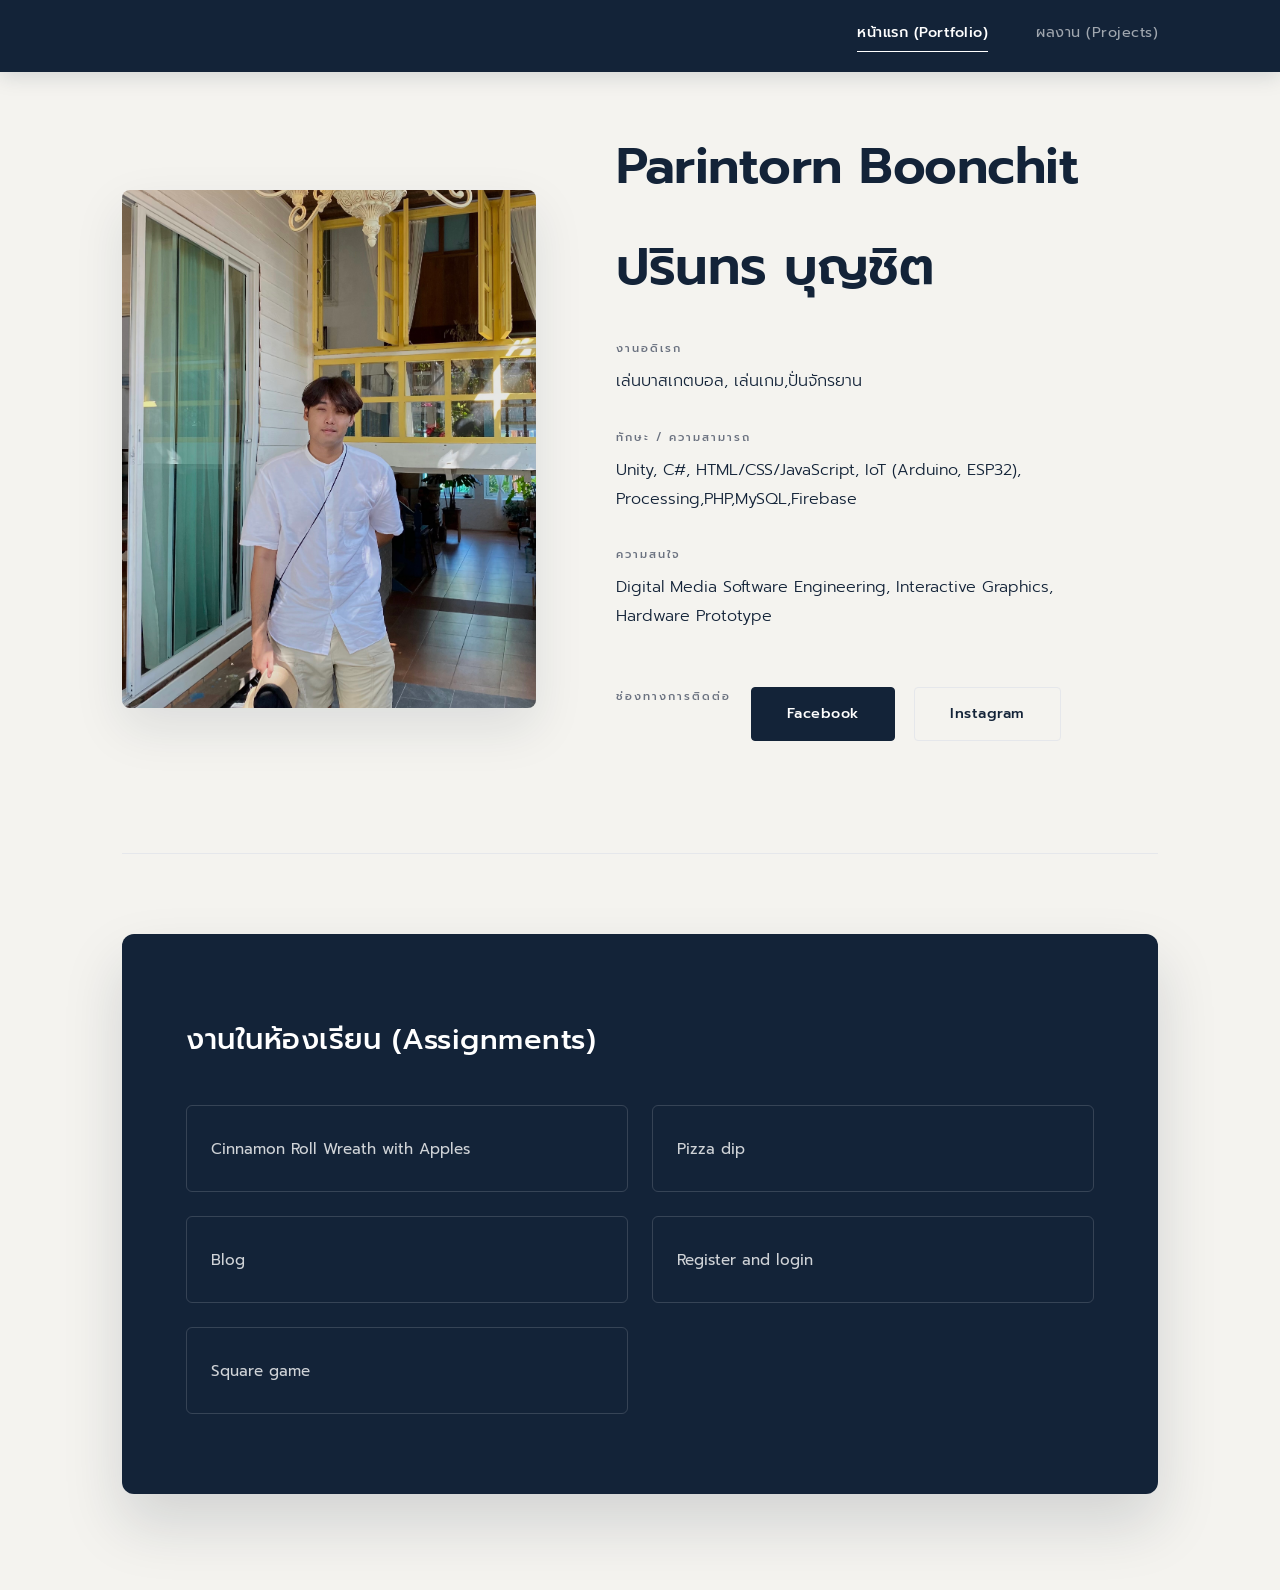
<file: index.html>
<!DOCTYPE html>
<html lang="th">
<head>
    <meta charset="UTF-8">
    <meta name="viewport" content="width=device-width, initial-scale=1.0">
    <title>Portfolio - ปรินทร บุญชิต</title>
    <link rel="stylesheet" href="style.css">
</head>
<body>
    <nav class="navbar">
        <div class="nav-container">
            <a href="index.html" class="nav-link active">หน้าแรก (Portfolio)</a>
            <a href="project.html" class="nav-link">ผลงาน (Projects)</a>
        </div>
    </nav>

    <main class="container">
        <section class="profile-section card">
            <div class="profile-image-container">
                <img src="Parin_Photo.jpg" alt="รูปโปรไฟล์" class="profile-img">
            </div>
            <div class="profile-info">
                <h1>Parintorn Boonchit</h1>
                <h1>ปรินทร บุญชิต</h1>
                
                <div class="info-group">
                    <h3>งานอดิเรก</h3>
                    <p>เล่นบาสเกตบอล, เล่นเกม,ปั่นจักรยาน</p>
                </div>

                <div class="info-group">
                    <h3>ทักษะ / ความสามารถ</h3>
                    <p>Unity, C#, HTML/CSS/JavaScript, IoT (Arduino, ESP32), Processing,PHP,MySQL,Firebase</p>
                </div>

                <div class="info-group">
                    <h3>ความสนใจ</h3>
                    <p>Digital Media Software Engineering, Interactive Graphics, Hardware Prototype</p>
                </div>

                <div class="info-group social-links">
                    <h3>ช่องทางการติดต่อ</h3>
                    <a href="https://www.facebook.com/mindparin" target="_blank" class="btn">Facebook</a>
                    <a href="https://www.instagram.com/mind_parin13/" target="_blank" class="btn btn-outline">Instagram</a>
                </div>
            </div>
        </section>

        <section class="assignments-section card">
            <h2>งานในห้องเรียน (Assignments)</h2>
            <ul class="assignment-list">
                <li><a href="assignments/cinnamon-wreath/cinnamon.html" target="_blank" >Cinnamon Roll Wreath with Apples</a></li>
                <li><a href="assignments/pizza/pizza.html" target="_blank">Pizza dip</a></li>
                <li><a href="assignments/Blog/blog.html" target="_blank">Blog</a></li>
                <li><a href="assignments/login_register/register.html" target="_blank">Register and login</a></li>
                <li><a href="assignments/game/square-game.html" target="_blank">Square game</a></li>
            </ul>
        </section>
    </main>

    <script src="script.js"></script>
</body>
</html>
</file>
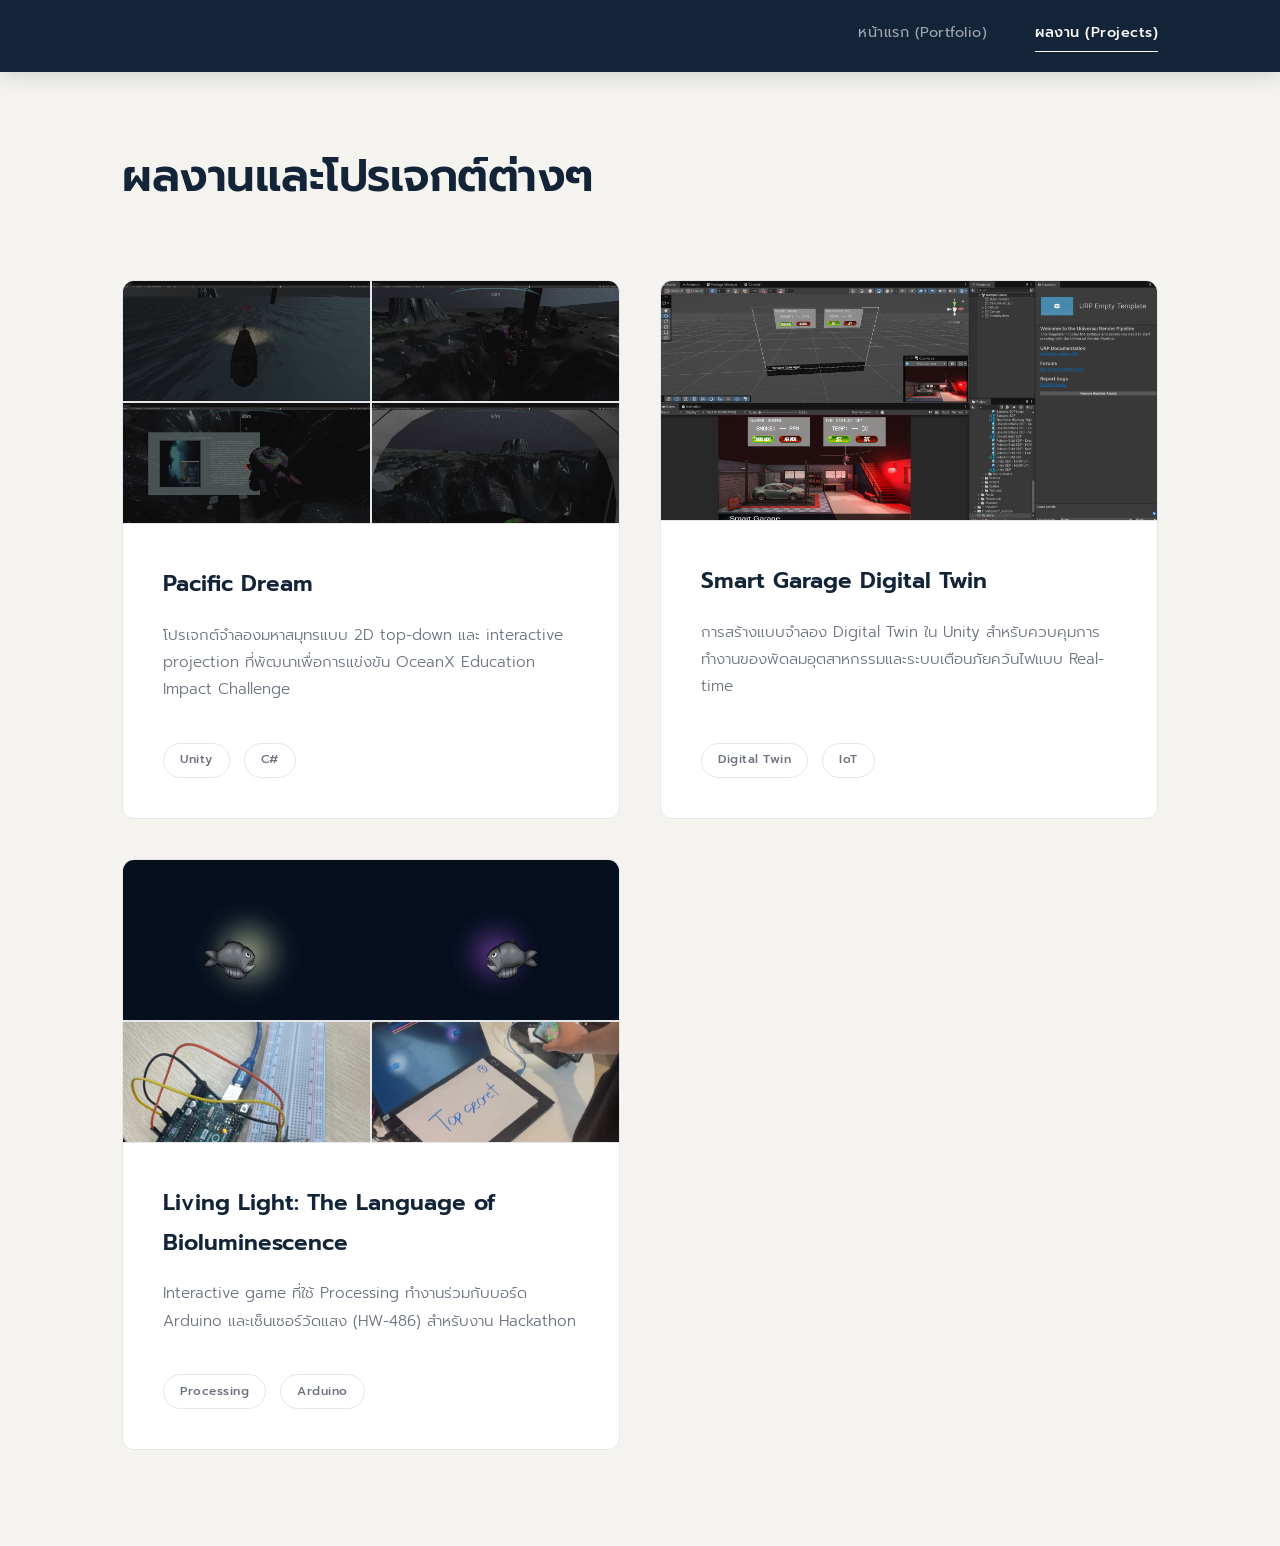
<file: project.html>
<!DOCTYPE html>
<html lang="th">
<head>
    <meta charset="UTF-8">
    <meta name="viewport" content="width=device-width, initial-scale=1.0">
    <title>Projects - ปรินทร บุญชิต</title>
    <!-- เรียกใช้ External CSS -->
    <link rel="stylesheet" href="style.css">
</head>
<body>
    <nav class="navbar">
        <div class="nav-container">
            <a href="index.html" class="nav-link">หน้าแรก (Portfolio)</a>
            <a href="project.html" class="nav-link active">ผลงาน (Projects)</a>
        </div>
    </nav>

    <main class="container">
        <h1 class="page-title">ผลงานและโปรเจกต์ต่างๆ</h1>
        
        <div class="projects-grid">
            <!-- โปรเจกต์ที่ 1: Pacific Dream (มี 4 รูป จัดแบบตาราง) -->
            <article class="project-card card">
                <div class="project-gallery">
                    <div class="gallery-item">
                        <img src="Project(2).png" alt="Pacific Dream Gameplay 1" class="project-img" onclick="openModal(this.src)">
                    </div>
                    <div class="gallery-item">
                        <img src="Project(3).png" alt="Pacific Dream Gameplay 2" class="project-img" onclick="openModal(this.src)">
                    </div>
                    <div class="gallery-item">
                        <img src="Project(4).png" alt="Pacific Dream Info" class="project-img" onclick="openModal(this.src)">
                    </div>
                    <div class="gallery-item">
                        <img src="Project(5).png" alt="Pacific Dream Environment" class="project-img" onclick="openModal(this.src)">
                    </div>
                </div>
                <div class="project-content">
                    <h2>Pacific Dream</h2>
                    <p class="project-desc">โปรเจกต์จำลองมหาสมุทรแบบ 2D top-down และ interactive projection ที่พัฒนาเพื่อการแข่งขัน OceanX Education Impact Challenge</p>
                    <div class="project-tags">
                        <span class="tag">Unity</span>
                        <span class="tag">C#</span>
                    </div>
                </div>
            </article>

            <!-- โปรเจกต์ที่ 2: Smart Garage (รูปเดี่ยว) -->
            <article class="project-card card">
                <div class="project-img-wrapper">
                    <img src="Project(1).png" alt="Smart Garage Digital Twin" class="project-img" onclick="openModal(this.src)">
                </div>
                <div class="project-content">
                    <h2>Smart Garage Digital Twin</h2>
                    <p class="project-desc">การสร้างแบบจำลอง Digital Twin ใน Unity สำหรับควบคุมการทำงานของพัดลมอุตสาหกรรมและระบบเตือนภัยควันไฟแบบ Real-time</p>
                    <div class="project-tags">
                        <span class="tag">Digital Twin</span>
                        <span class="tag">IoT</span>
                    </div>
                </div>
            </article>

            <!-- โปรเจกต์ที่ 3: Living Light (มี 3 รูป) -->
            <article class="project-card card">
                <div class="project-gallery">
                    <!-- รูปที่ 1: หน้าจอเกม (กำหนดให้กว้างเต็ม 2 ช่อง และสูงขึ้นนิดหน่อยเพื่อให้ดูโดดเด่น) -->
                    <div class="gallery-item" style="grid-column: span 2; height: 160px;">
                        <img src="Project(6).jpg" alt="Living Light Gameplay" class="project-img" onclick="openModal(this.src)">
                    </div>
                    <!-- รูปที่ 2 และ 3: บอร์ด Arduino และการทดสอบ (แบ่งคนละครึ่ง) -->
                    <div class="gallery-item">
                        <img src="Project(7).jpg" alt="Arduino Setup" class="project-img" onclick="openModal(this.src)">
                    </div>
                    <div class="gallery-item">
                        <img src="Project(8).jpg" alt="Hardware Testing" class="project-img" onclick="openModal(this.src)">
                    </div>
                </div>
                <div class="project-content">
                    <h2>Living Light: The Language of Bioluminescence</h2>
                    <p class="project-desc">Interactive game ที่ใช้ Processing ทำงานร่วมกับบอร์ด Arduino และเซ็นเซอร์วัดแสง (HW-486) สำหรับงาน Hackathon</p>
                    <div class="project-tags">
                        <span class="tag">Processing</span>
                        <span class="tag">Arduino</span>
                    </div>
                </div>
            </article>
        </div>
    </main>

    <!-- HTML สำหรับกล่องป๊อปอัปโชว์รูปใหญ่ -->
    <div id="imageModal" class="modal" onclick="closeModal()">
        <span class="close-modal">&times;</span>
        <img class="modal-content" id="expandedImg">
    </div>

    <!-- เรียกใช้ External JavaScript -->
    <script src="script.js"></script>
</body>
</html>
</file>
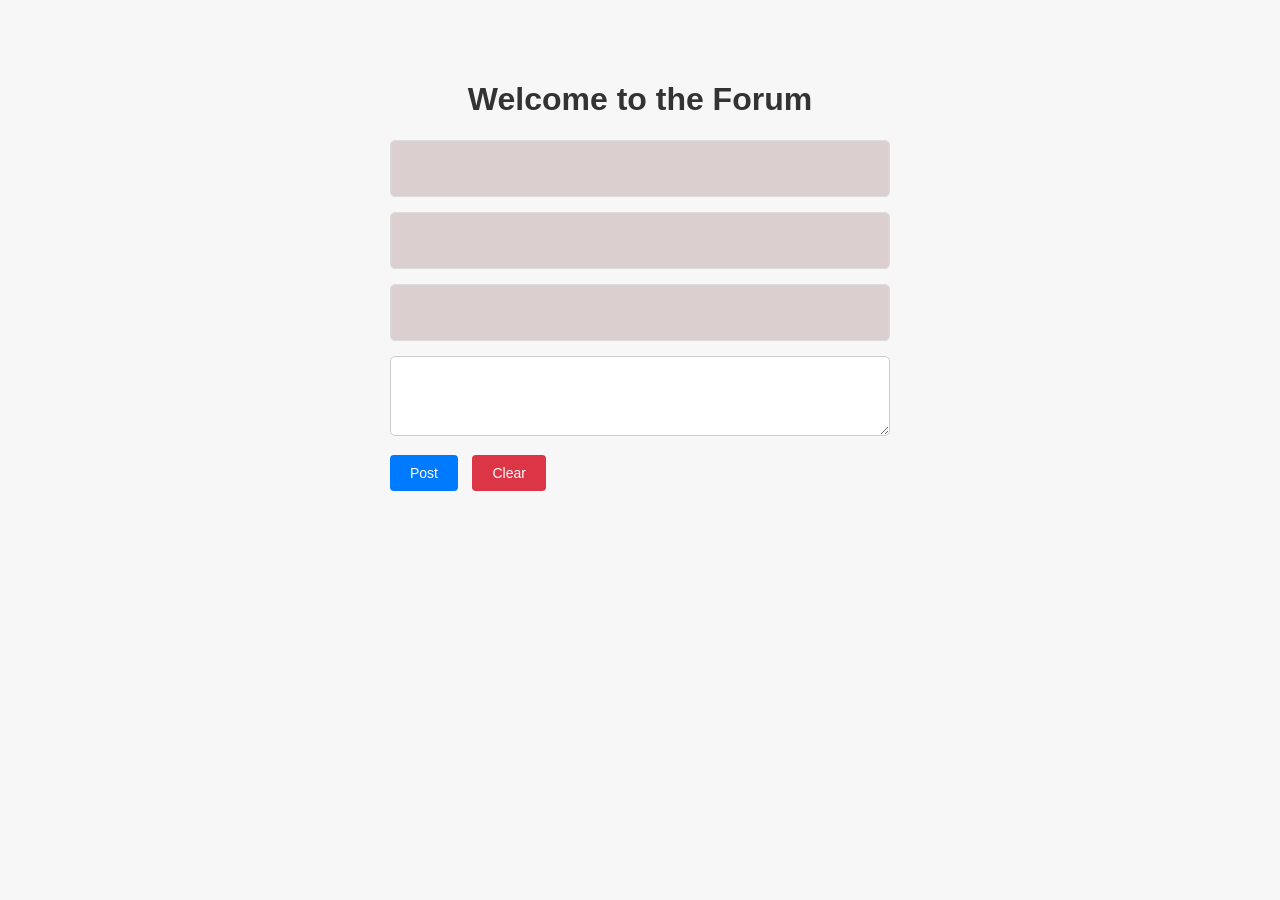
<file: assignments/Blog/blog.html>
<!DOCTYPE html>
<html>
<head>
	<meta charset='utf-8'>
	<meta http-equiv='X-UA-Compatible' content='IE=edge'>
	<title>Blogger</title>
	<meta name='viewport' content='width=device-width, initial-scale=1'>
	<link rel='stylesheet' type='text/css' media='screen' href='style.css'>
	<script src='main.js'></script>
</head>
<body>
	<h1 id="top"></h1>
	<hr>
	<div id="topic"></div>
	<hr>
	<div id="reply1"></div>
	<hr>
	<div id="reply2"></div>
	<hr>
	<textarea name="message" id="message"></textarea> 
	<br/>
	<button type="button">Post</button>
	<button type="button">Clear</button>
	
</body>
</html>
</file>
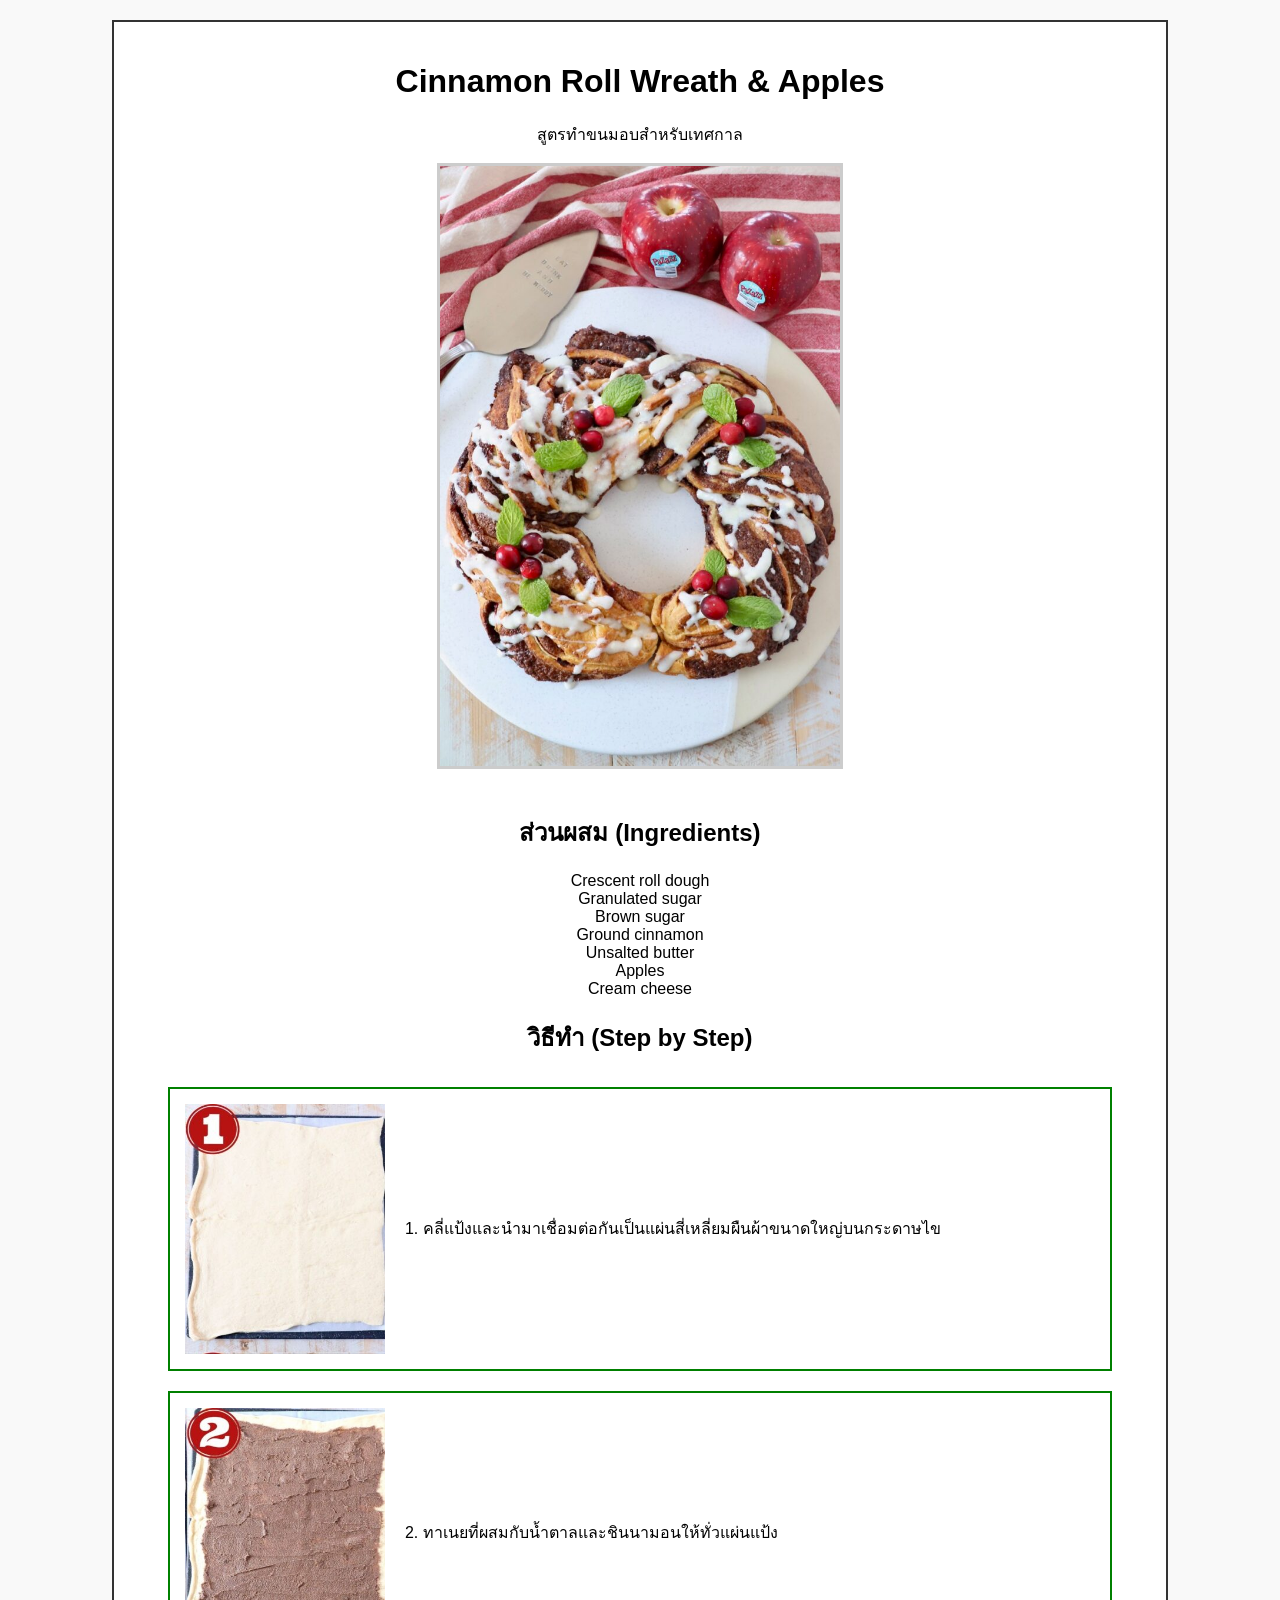
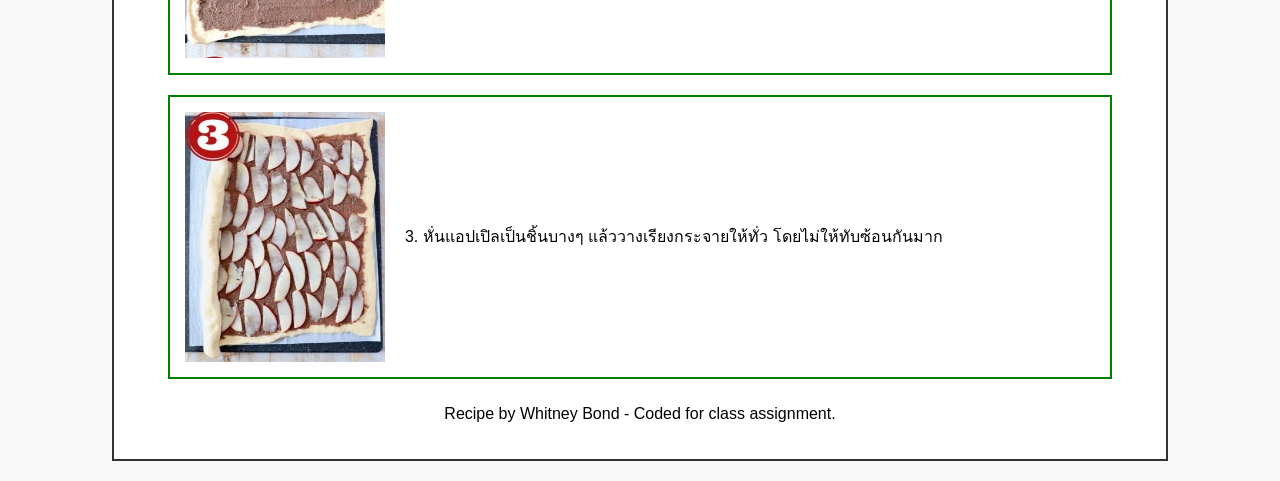
<file: assignments/cinnamon-wreath/cinnamon.html>
<!DOCTYPE html>
<html lang="en">
<head>
    <meta charset="UTF-8">
    <meta name="viewport" content="width=device-width, initial-scale=1.0">
    <title>Cinnamon Roll Wreath with Apples</title>
    <!-- ใช้ External CSS ตามที่โจทย์กำหนด -->
    <link rel="stylesheet" href="style.css">
</head>
<body>

    <div class="container">
        <div class="header">
            <h1>Cinnamon Roll Wreath & Apples</h1>
            <p>สูตรทำขนมอบสำหรับเทศกาล</p>
        </div>

        <!-- การใช้แท็ก Img -->
        <img class="main-image" src="img/hero.jpg" alt="Cinnamon Roll Wreath">

        <h2>ส่วนผสม (Ingredients)</h2>
        <!-- ส่วนนี้ใช้ Flexbox ในการจัดเรียง -->
        <div class="ingredient-box">
            <div class="item">Crescent roll dough</div>
            <div class="item">Granulated sugar</div>
            <div class="item">Brown sugar</div>
            <div class="item">Ground cinnamon</div>
            <div class="item">Unsalted butter</div>
            <div class="item">Apples</div>
            <div class="item">Cream cheese</div>
        </div>

        <h2>วิธีทำ (Step by Step)</h2>
        <!-- ส่วนนี้ใช้ Flexbox เพื่อให้รูปกับข้อความอยู่คู่กัน -->
        <div class="step-container">
            <div class="step">
                <img class="step-img" src="img/step1.jpg" alt="Step 1">
                <p>1. คลี่แป้งและนำมาเชื่อมต่อกันเป็นแผ่นสี่เหลี่ยมผืนผ้าขนาดใหญ่บนกระดาษไข</p>
            </div>
            
            <div class="step">
                <img class="step-img" src="img/step2.jpg" alt="Step 2">
                <p>2. ทาเนยที่ผสมกับน้ำตาลและชินนามอนให้ทั่วแผ่นแป้ง</p>
            </div>
            
            <div class="step">
                <img class="step-img" src="img/step3.jpg" alt="Step 3">
                <p>3. หั่นแอปเปิลเป็นชิ้นบางๆ แล้ววางเรียงกระจายให้ทั่ว โดยไม่ให้ทับซ้อนกันมาก</p>
            </div>
        </div>
        
        <p>Recipe by Whitney Bond - Coded for class assignment.</p>
    </div>

</body>
</html>
</file>
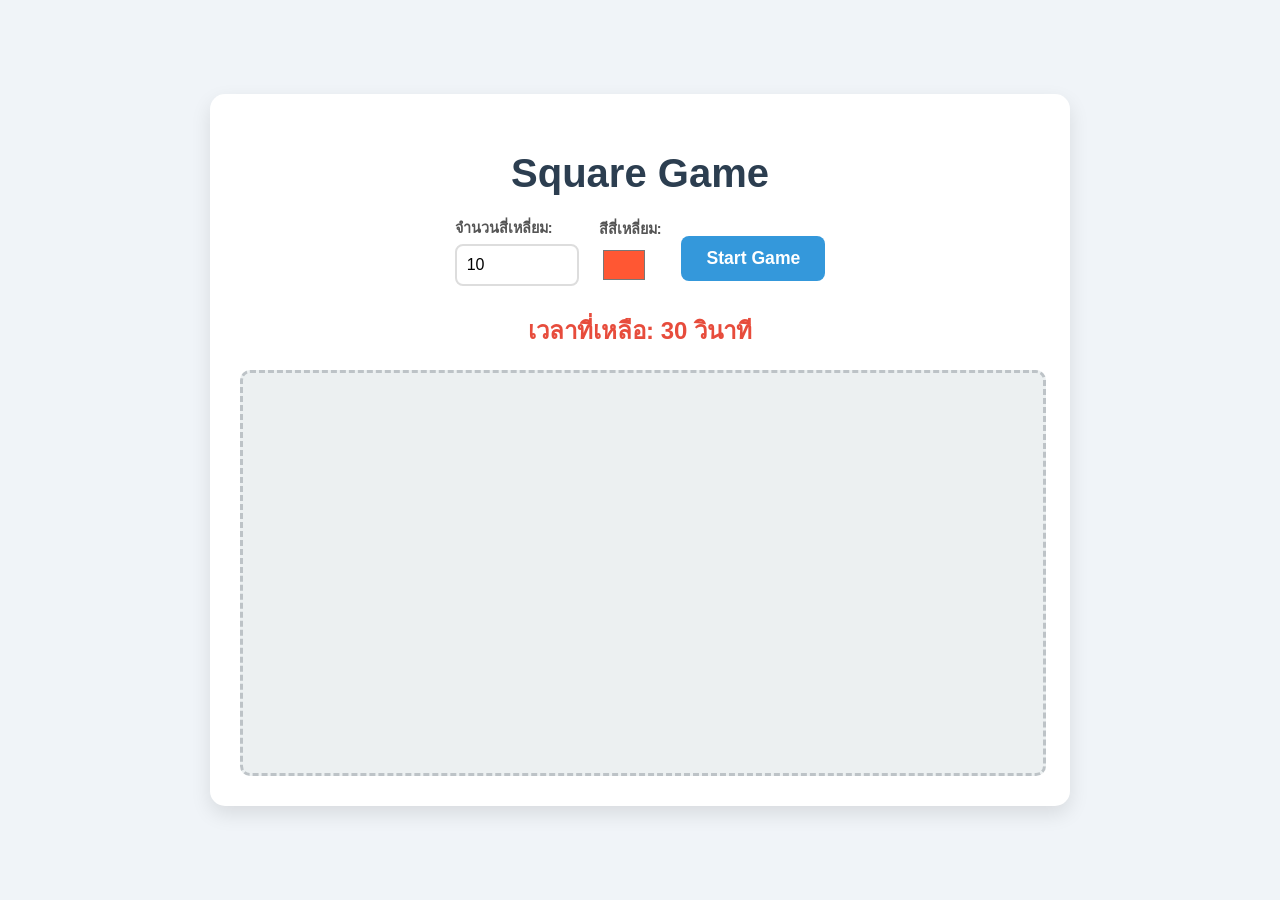
<file: assignments/game/square-game.html>
<!DOCTYPE html>
<html lang="en">
<head>
    <meta charset="UTF-8">
    <meta name="viewport" content="width=device-width, initial-scale=1.0">
    <title>Square Game</title>
    <link rel="stylesheet" href="game.css">
</head>
<body>
    <div class="container">
        <h1>Square Game</h1>
        
        <div class="controls">
            <div class="input-group">
                <label for="num-box">จำนวนสี่เหลี่ยม:</label>
                <input type="number" id="num-box" value="10" min="1">
            </div>
            
            <div class="input-group">
                <label for="color-box">สีสี่เหลี่ยม:</label>
                <input type="color" id="color-box" value="#ff5733">
            </div>
            
            <button id="btn-start">Start Game</button>
        </div>

        <div class="timer">
            เวลาที่เหลือ: <span id="clock">30</span> วินาที
        </div>

        <div id="game-layer">
            <!-- สี่เหลี่ยมจะถูกสร้างขึ้นที่นี่ผ่าน JavaScript -->
        </div>
    </div>

    <script src="game.js"></script>
</body>
</html>
</file>
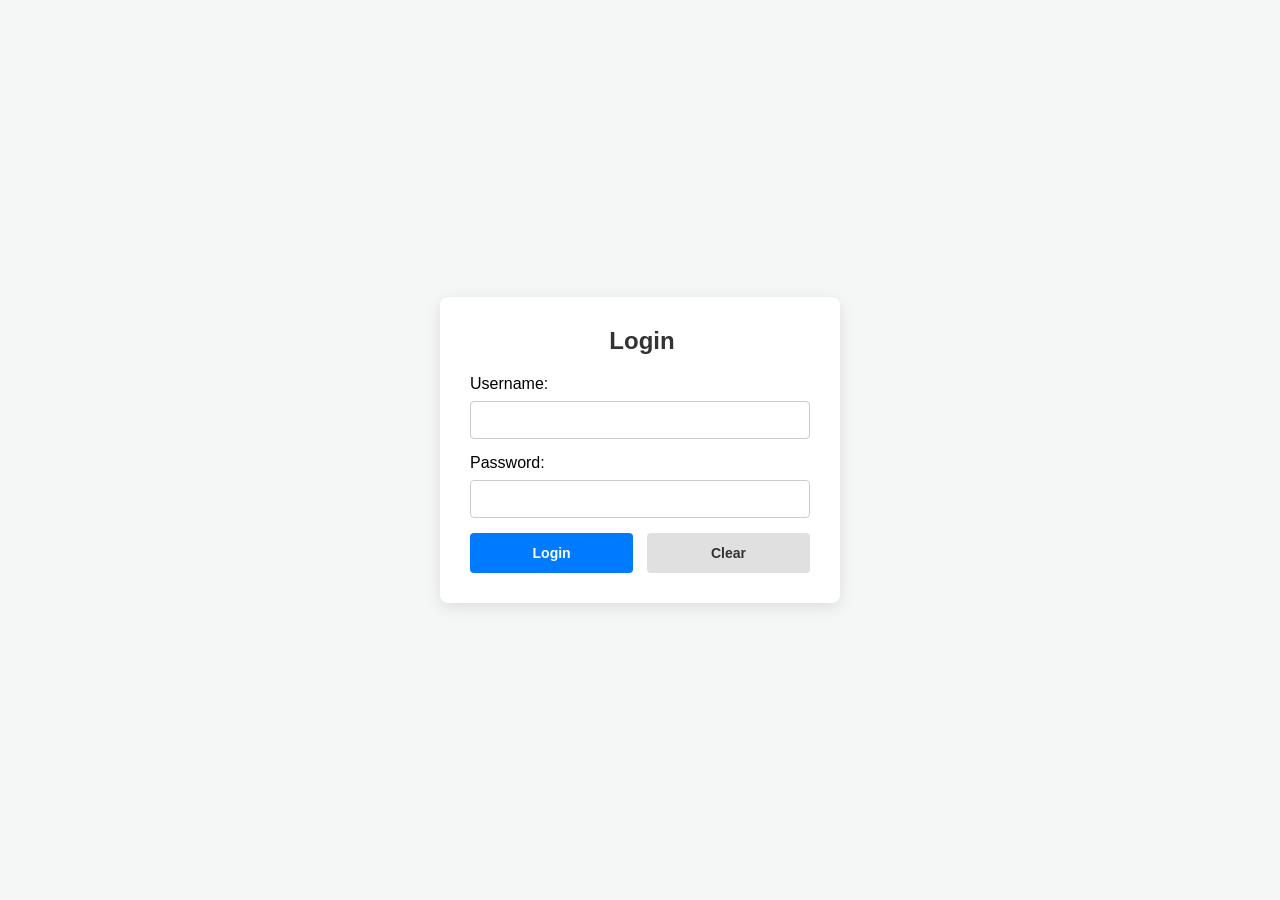
<file: assignments/login_register/login.html>
<!DOCTYPE html>
<html>
	<head>
		<meta charset="UTF-8">
		<title>Login</title>
		<link rel="stylesheet" href="style.css">
		<script type="text/javascript" src="login.js"></script>
	</head>
	<body>
		<form name="myLogin" id = "myLogin">
			<fieldset>
				<legend>Login</legend>
				Username: 
				<input type="text" name="username" id="username" required>
				<br>
				Password: 
				<input type="password" name="password" required>
				<br>
				<input type="submit" value="Login" id="loginBtn">
				<input type="reset" value="Clear" id="clearBtn">

			</fieldset>
			

		</form>
		
	</body>
</html>
</file>
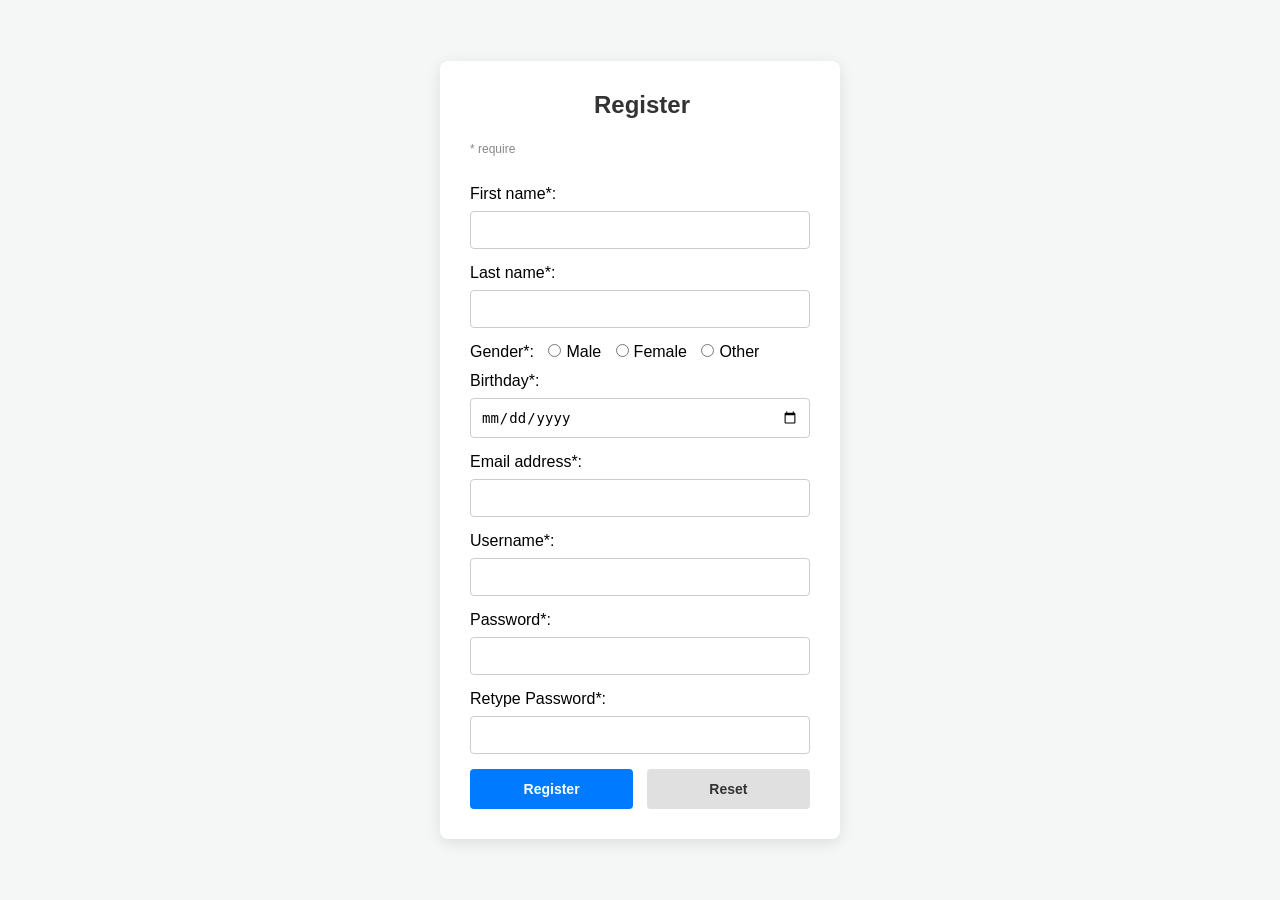
<file: assignments/login_register/register.html>
<!DOCTYPE html>
<html>
	<head>
		<meta charset="UTF-8">
		<title>Register</title>
		<link rel="stylesheet" href="style.css">
		<script type="text/javascript" src="register.js"></script>
	</head>
	<body>
		<form name="myRegister" id="myRegister" action="login.html">
			<fieldset>
				<legend>Register</legend>
				<span>* require</span> <br>
				<span id="errormsg"></span> <br>
				First name*: 
				<input type="text" name="firstname" required>
				Last name*: 
				<input type="text" name="lastname" >
				<br>
				Gender*: 
				<input type="radio" name="gender" value="male" >Male
				<input type="radio" name="gender" value="female" >Female
				<input type="radio" name="gender" value="other" >Other
				<br>
				Birthday*: 
				<input type="date" name="bday" value="" >
				<br>
				Email address*: 
				<input type="email" name="email" >
				<br>
				Username*: 
				<input type="text" name="username" >
				<br>
				Password*: 
				<input type="password" name="password" required>
				<br>
				Retype Password*: 
				<input type="password" name="password" required>
				<br>
				<input type="submit" value="Register" id="registerBtn">
				<input type="reset" value="Reset" id="resetBtn">
			</fieldset>
		</form>

		
	</body>
</html>
</file>
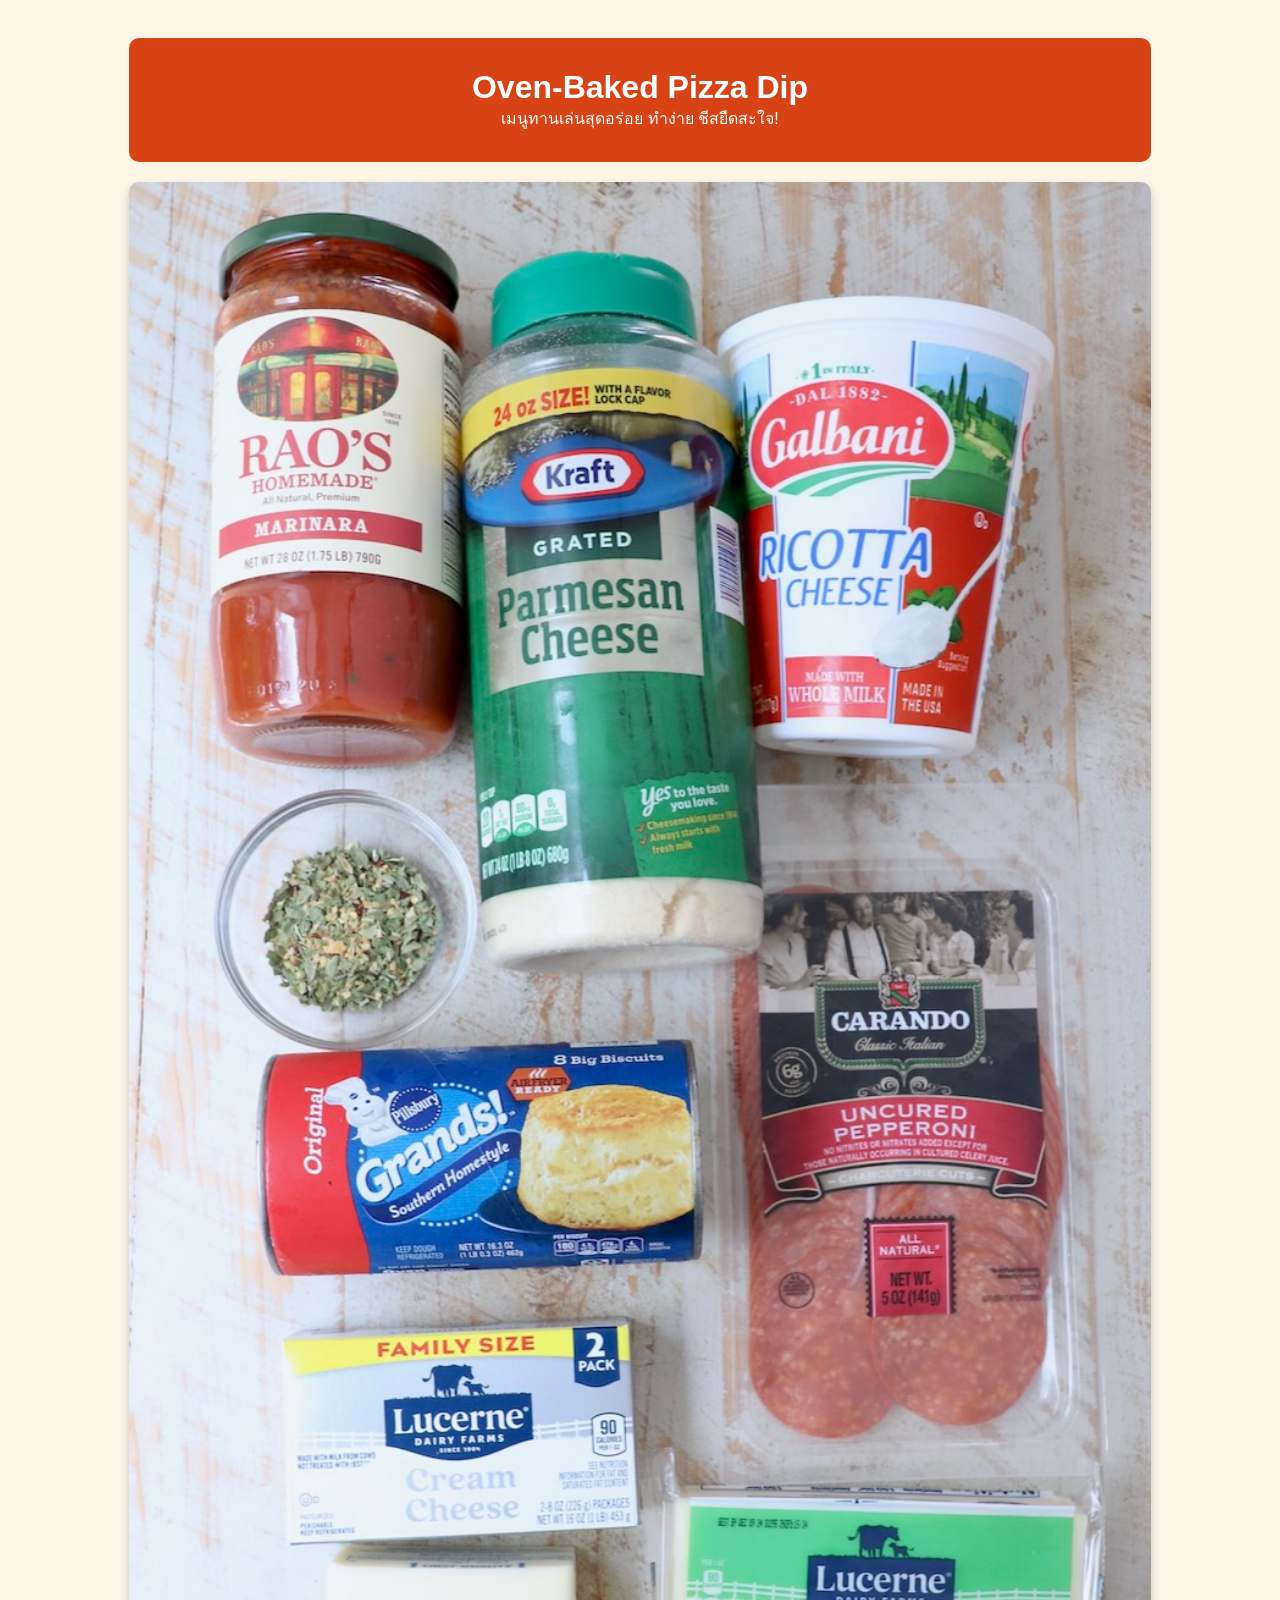
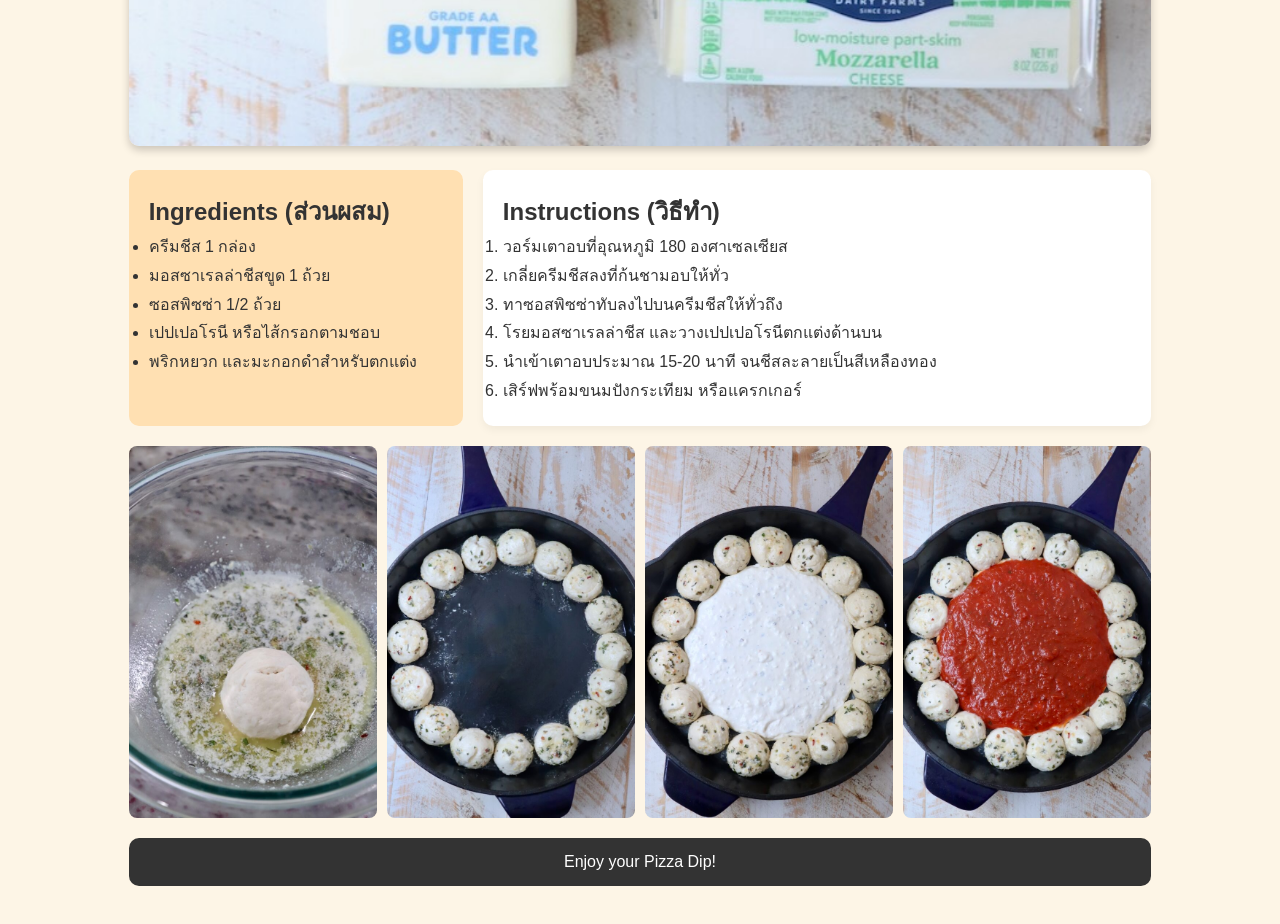
<file: assignments/pizza/pizza.html>
<!DOCTYPE html>
<html lang="en">
<head>
    <meta charset="UTF-8">
    <meta name="viewport" content="width=device-width, initial-scale=1.0">
    <title>Delicious Pizza Dip</title>
    <link rel="stylesheet" href="main.css">
</head>
<body>

    <div class="grid-container">
        <!-- ส่วนหัวเว็บ -->
        <header class="header">
            <h1>Oven-Baked Pizza Dip</h1>
            <p>เมนูทานเล่นสุดอร่อย ทำง่าย ชีสยืดสะใจ!</p>
        </header>

        <!-- รูปภาพหลัก -->
        <div class="hero-image">
            <img src="pic/pizza-dip-1.jpeg" alt="Pizza Dip Main">
        </div>

        <!-- ส่วนผสม -->
        <aside class="ingredients">
            <h2>Ingredients (ส่วนผสม)</h2>
            <ul>
                <li>ครีมชีส 1 กล่อง</li>
                <li>มอสซาเรลล่าชีสขูด 1 ถ้วย</li>
                <li>ซอสพิซซ่า 1/2 ถ้วย</li>
                <li>เปปเปอโรนี หรือไส้กรอกตามชอบ</li>
                <li>พริกหยวก และมะกอกดำสำหรับตกแต่ง</li>
            </ul>
        </aside>

        <!-- วิธีทำ -->
        <section class="instructions">
            <h2>Instructions (วิธีทำ)</h2>
            <ol>
                <li>วอร์มเตาอบที่อุณหภูมิ 180 องศาเซลเซียส</li>
                <li>เกลี่ยครีมชีสลงที่ก้นชามอบให้ทั่ว</li>
                <li>ทาซอสพิซซ่าทับลงไปบนครีมชีสให้ทั่วถึง</li>
                <li>โรยมอสซาเรลล่าชีส และวางเปปเปอโรนีตกแต่งด้านบน</li>
                <li>นำเข้าเตาอบประมาณ 15-20 นาที จนชีสละลายเป็นสีเหลืองทอง</li>
                <li>เสิร์ฟพร้อมขนมปังกระเทียม หรือแครกเกอร์</li>
            </ol>
        </section>

        <!-- แกลลอรี่รูปภาพประกอบ -->
        <section class="gallery">
            <img src="pic/pizza-dip-2.jpeg" alt="Step 2">
            <img src="pic/pizza-dip-3.jpeg" alt="Step 3">
            <img src="pic/pizza-dip-4.jpeg" alt="Step 4">
            <img src="pic/pizza-dip-5.jpeg" alt="Step 5">
        </section>
        
        <!-- ส่วนท้าย -->
        <footer class="footer">
            <p>Enjoy your Pizza Dip!</p>
        </footer>
    </div>

</body>
</html>
</file>
<file: style.css>
/* นำเข้าฟอนต์ Prompt จาก Google Fonts ให้เหมือนต้นฉบับเรฟเฟอเรนซ์ */
@import url('https://fonts.googleapis.com/css2?family=Prompt:wght@300;400;500;600;700&display=swap');

:root {
    /* โทนสีจากเรฟเฟอเรนซ์ */
    --brand-dark: #132338;     /* สีน้ำเงินเข้มมาก (เกือบดำ) สำหรับหัวข้อและปุ่ม */
    --brand-light: #f4f3ef;    /* สีพื้นหลังครีมอมเทาอ่อนๆ */
    --brand-white: #ffffff;    /* สีขาวบริสุทธิ์ สำหรับการ์ด */
    --text-main: #2b3544;      /* สีตัวหนังสือหลัก */
    --text-muted: #6b7280;     /* สีตัวหนังสือรอง / สีเทา */
    --border-color: #e5e7eb;   /* สีเส้นขอบ */
    
    /* ตัวแปรความนุ่มนวลของ Animation */
    --smooth: all 0.4s cubic-bezier(0.25, 0.8, 0.25, 1);
}

* {
    margin: 0;
    padding: 0;
    box-sizing: border-box;
    font-family: 'Prompt', sans-serif;
}

body {
    background-color: var(--brand-light);
    color: var(--text-main);
    line-height: 1.8; 
    -webkit-font-smoothing: antialiased;
    -moz-osx-font-smoothing: grayscale; 
}

/* =========================================
Navbar (เมนูด้านบน)
========================================= */
.navbar {
    background-color: var(--brand-dark);
    padding: 1.25rem 0;
    box-shadow: 0 4px 20px rgba(19, 35, 56, 0.15); 
    position: sticky;
    top: 0;
    z-index: 100;
}

.nav-container {
    max-width: 1100px;
    margin: 0 auto;
    padding: 0 2rem;
    display: flex;
    gap: 3rem; 
    justify-content: flex-end; 
}

.nav-link {
    text-decoration: none;
    color: rgba(255, 255, 255, 0.6); 
    font-size: 0.9rem;
    font-weight: 400; 
    letter-spacing: 0.5px;
    transition: var(--smooth);
    padding-bottom: 0.3rem;
    border-bottom: 1px solid transparent; 
}

.nav-link:hover {
    color: var(--brand-white);
}

.nav-link.active {
    color: var(--brand-white);
    font-weight: 500;
    border-bottom: 1px solid var(--brand-white); 
}

/* =========================================
Layout หลัก
========================================= */
.container {
    max-width: 1100px;
    margin: 4rem auto 6rem auto; 
    padding: 0 2rem;
}

/* =========================================
Profile Section (หน้าแรก)
========================================= */
.profile-section {
    display: flex;
    gap: 5rem;
    align-items: center;
    border-bottom: 1px solid var(--border-color);
    padding-bottom: 5rem;
    margin-bottom: 5rem;
}

.profile-info {
    flex: 1;
}

.profile-info h1 {
    font-size: 3.2rem;
    font-weight: 600; 
    line-height: 1.2;
    color: var(--brand-dark);
    margin-bottom: 2.5rem;
    letter-spacing: -0.5px;
}

.info-group { margin-bottom: 2rem; }
.info-group h3 { 
    font-size: 0.7rem; 
    color: var(--text-muted); 
    text-transform: uppercase; 
    letter-spacing: 2px; 
    margin-bottom: 0.5rem; 
    font-weight: 500; 
}
.info-group p { 
    font-size: 1rem; 
    font-weight: 300; 
    max-width: 90%; 
    color: var(--brand-dark);
}

/* รูปโปรไฟล์ */ 
.profile-image-container { width: 40%; flex-shrink: 0; }
.profile-img { 
    width: 100%; 
    aspect-ratio: 4 / 5; 
    object-fit: cover; 
    border-radius: 8px; 
    box-shadow: 0 20px 50px rgba(19, 35, 56, 0.1); 
    background-color: #e2e8f0; 
    border: none; 
    transition: var(--smooth);
}
.profile-img:hover {
    transform: translateY(-5px);
    box-shadow: 0 25px 60px rgba(19, 35, 56, 0.15);
}

/* ปุ่มและ Social Links */ 
.social-links { 
    margin-top: 3.5rem; 
    display: flex; 
    gap: 1.2rem; 
}
.btn { 
    display: inline-flex; 
    align-items: center; 
    padding: 0.8rem 2.2rem; 
    background-color: var(--brand-dark); 
    color: var(--brand-white); 
    text-decoration: none; 
    border-radius: 4px; 
    font-size: 0.9rem; 
    font-weight: 500; 
    letter-spacing: 0.5px;
    transition: var(--smooth); 
    border: 1px solid var(--brand-dark);
}
.btn:hover { 
    background-color: #1a2f4c; 
    transform: translateY(-3px); 
    box-shadow: 0 10px 20px rgba(19, 35, 56, 0.15);
}
.btn-outline { 
    background-color: transparent; 
    color: var(--brand-dark); 
    border: 1px solid var(--border-color); 
}
.btn-outline:hover { 
    background-color: transparent; 
    border-color: var(--brand-dark); 
    color: var(--brand-dark);
    box-shadow: none; 
}

/* ========================================= 
Assignments Section (หน้าแรก)
========================================= */ 
.assignments-section {
    background-color: var(--brand-dark);
    padding: 5rem 4rem; 
    border-radius: 12px;
    margin-bottom: 5rem; 
    box-shadow: 0 30px 60px rgba(19, 35, 56, 0.15);
}

.assignments-section h2 { 
    font-size: 1.8rem; 
    color: var(--brand-white); 
    margin-bottom: 2.5rem; 
    font-weight: 500; 
    letter-spacing: 0.5px;
}

.assignment-list { 
    list-style: none; 
    display: grid; 
    grid-template-columns: repeat(auto-fill, minmax(300px, 1fr)); 
    gap: 1.5rem; 
}

.assignment-list a { 
    text-decoration: none; 
    color: rgba(255, 255, 255, 0.8); 
    display: block; 
    padding: 1.8rem 1.5rem; 
    background-color: transparent; 
    border: 1px solid rgba(255, 255, 255, 0.15); 
    border-radius: 6px; 
    font-weight: 400; 
    font-size: 0.95rem;
    transition: var(--smooth); 
    position: relative; 
}

.assignment-list a::after { 
    content: "→"; 
    position: absolute; 
    right: 1.5rem; 
    opacity: 0; 
    transform: translateX(-15px); 
    transition: var(--smooth); 
}

.assignment-list a:hover { 
    background-color: var(--brand-white); 
    color: var(--brand-dark);
    border-color: var(--brand-white); 
    transform: translateY(-4px);
    box-shadow: 0 15px 30px rgba(0, 0, 0, 0.2);
}

.assignment-list a:hover::after { 
    opacity: 1; 
    transform: translateX(0); 
}

/* ========================================= 
Projects Grid (หน้าผลงาน) 
========================================= */ 
.page-title { 
    font-size: 2.8rem; 
    color: var(--brand-dark); 
    margin-bottom: 4rem; 
    font-weight: 600; 
    letter-spacing: -0.5px;
}

.projects-grid { 
    display: grid; 
    grid-template-columns: repeat(auto-fit, minmax(320px, 1fr)); 
    gap: 2.5rem; 
}

.project-card { 
    background-color: var(--brand-white); 
    border: 1px solid var(--border-color); 
    border-radius: 12px; 
    padding: 0; 
    overflow: hidden; 
    display: flex;
    flex-direction: column;
    transition: var(--smooth); 
    margin-bottom: 0;
}

.project-card:hover { 
    transform: translateY(-8px); 
    box-shadow: 0 20px 40px rgba(19, 35, 56, 0.08); 
    border-color: transparent; 
}

/* ================== ส่วนจัดการรูปภาพเดี่ยว ================== */
.project-img-wrapper {
    width: 100%;
    height: 240px; 
    overflow: hidden;
    border-bottom: 1px solid var(--border-color);
}

/* ================== แกลลอรีตารางรูปภาพ (หลายรูป) ================== */
.project-gallery {
    display: grid;
    grid-template-columns: repeat(2, 1fr);
    gap: 2px; /* เส้นขอบบางๆ ตัดระหว่างรูป */
    background-color: var(--border-color); /* ใช้สีขอบเป็นพื้นหลังตัดเส้น */
    border-bottom: 1px solid var(--border-color);
}

.gallery-item {
    height: 120px; /* ความสูงช่องละ 120 (รวม 2 ชั้น = 240 เท่ากับรูปเดี่ยวพอดี) */
    overflow: hidden;
}

.project-img {
    width: 100%;
    height: 100%;
    object-fit: cover; 
    cursor: pointer; /* เปลี่ยนเคอร์เซอร์เป็นรูปมือให้รู้ว่ากดได้ */
    transition: transform 0.6s cubic-bezier(0.25, 0.8, 0.25, 1);
}

/* เอฟเฟกต์ซูมเวลานำเมาส์ชี้ (รองรับทั้งรูปเดี่ยวและตาราง) */
.project-card:hover .project-img-wrapper .project-img,
.gallery-item:hover .project-img {
    transform: scale(1.08);
}

/* ================== ส่วนเนื้อหาในการ์ด ================== */
.project-content {
    padding: 2.5rem; 
    display: flex;
    flex-direction: column;
    flex-grow: 1; 
}

.project-card h2 { 
    font-size: 1.4rem; 
    color: var(--brand-dark); 
    margin-bottom: 1rem; 
    font-weight: 600;
}

.project-desc { 
    color: var(--text-muted); 
    margin-bottom: 2.5rem; 
    font-size: 0.95rem; 
    font-weight: 300;
}

.project-tags {
    margin-top: auto; 
}

.tag { 
    display: inline-block; 
    padding: 0.35rem 1rem; 
    background-color: transparent; 
    color: var(--text-muted); 
    border: 1px solid var(--border-color); 
    border-radius: 999px; 
    font-size: 0.75rem; 
    margin-right: 0.5rem; 
    font-weight: 500; 
    letter-spacing: 0.5px;
}

/* ========================================= 
Modal / ป๊อปอัปสำหรับซูมรูปภาพ 
========================================= */ 
.modal {
    display: none; 
    position: fixed;
    z-index: 1000;
    left: 0;
    top: 0;
    width: 100%;
    height: 100%;
    background-color: rgba(19, 35, 56, 0.85); 
    backdrop-filter: blur(5px); 
    align-items: center;
    justify-content: center;
    opacity: 0;
    transition: opacity 0.3s ease;
}

.modal.show {
    display: flex;
    opacity: 1;
}

.modal-content {
    max-width: 90%;
    max-height: 90vh;
    border-radius: 8px;
    box-shadow: 0 20px 50px rgba(0, 0, 0, 0.5);
    transform: scale(0.9);
    transition: transform 0.3s ease;
}

.modal.show .modal-content {
    transform: scale(1); 
}

.close-modal {
    position: absolute;
    top: 30px;
    right: 40px;
    color: rgba(255, 255, 255, 0.6);
    font-size: 45px;
    font-weight: 300;
    cursor: pointer;
    transition: var(--smooth);
}

.close-modal:hover {
    color: var(--brand-white);
    transform: rotate(90deg); 
}

/* ========================================= 
Responsive (รองรับมือถือ) 
========================================= */ 
@media (max-width: 768px) { 
    .profile-section { 
        flex-direction: column-reverse; 
        gap: 3rem; 
        text-align: left; 
    }
    
    .profile-info h1 {
        font-size: 2.5rem;
    }

    .profile-image-container {
        width: 100%;
        max-width: 400px;
    }
    
    .assignments-section {
        padding: 3rem 2rem;
    }
}
</file>
<file: assignments/Blog/style.css>
body {
    font-family: Tahoma, sans-serif;
    max-width: 500px;
    margin: 40px auto;
    padding: 20px;
    background-color: #f7f7f7;
    color: #333;
}

#top {
    text-align: center;
    color: #333;
}

hr {
    display: none;
}

#topic, #reply1, #reply2 {
    background-color: rgb(219, 207, 207);
    border: 1px solid #ddd;
    border-radius: 5px;
    padding: 15px;
    margin-bottom: 15px;
    min-height: 25px; 
}

#message {
    width: 100%;
    height: 80px;
    padding: 10px;
    box-sizing: border-box; 
    border: 1px solid #ccc;
    border-radius: 5px;
    margin-bottom: 15px;
}

button {
    padding: 10px 20px;
    font-size: 14px;
    border: none;
    border-radius: 4px;
    color: white;
    cursor: pointer;
    margin-right: 10px;
}

button:nth-of-type(1) {
    background-color: #007bff; 
}

button:nth-of-type(2) {
    background-color: #dc3545; 
}
</file>
<file: assignments/cinnamon-wreath/style.css>
/* 
   1. การตั้งค่าพื้นฐาน (Base Styles) 
    */
body {
    text-align: center; 
    font-family: Arial, sans-serif;
    background-color: #f9f9f9;
}

/* Box model: การใช้ Margin, padding, border และ width */
.container {
    width: 80%;
    margin: 20px auto;       /* Margin อัตโนมัติ ซ้าย-ขวา ทำให้กล่องอยู่กึ่งกลาง */
    padding: 20px;           /* Padding เพิ่มพื้นที่ด้านในกล่อง */
    border: 2px solid #333;  /* Border เส้นกรอบของกล่อง */
    background-color: #fff;
}

/* 
   2. การจัดการรูปภาพ (Images & Hover Effects) 
    */
.main-image {
    width: 400px;            /* กำหนด width */
    height: 600px;           /* กำหนด height */
    border: 3px solid #ccc;
    margin-bottom: 20px;
    /* เพิ่ม Transition เพื่อให้เวลาขยับดูนุ่มนวล */
    transition: all 0.3s ease-in-out; 
}

/* เอฟเฟกต์เมื่อเอาเมาส์ชี้รูปหลัก */
.main-image:hover {
    transform: scale(1.05) rotate(2deg); /* ขยายขึ้นนิดนึง และเอียง 2 องศา */
    box-shadow: 0 8px 16px rgba(0, 0, 0, 0.2); /* เพิ่มเงาดำให้ดูมีมิติ */
}

/* 
   3. ส่วนผสม (Ingredients - Flexbox แนวนอน) 
  
.ingredient-box {
    display: flex;               /* flex-box คือ Display: flex */
    flex-wrap: wrap;             /* ถ้าพื้นที่ไม่พอให้ปัดตกไปบรรทัดใหม่ */
    justify-content: center;     /* จัดให้อยู่ตรงกลาง */
    padding: 10px;
    margin: 10px;
    border: 2px dashed blue;     /* ตีกรอบให้เห็นว่าเป็นกล่อง Flex */
}

.item {
    padding: 10px;
    margin: 5px;
    border: 1px solid red;
    background-color: #ffe6e6;
    /* เพิ่ม Transition ให้กล่อง */
    transition: all 0.3s ease-in-out;
}

/* เอฟเฟกต์เมื่อเอาเมาส์ชี้ที่กล่องส่วนผสม (เหมือนการ์ดในสไลด์) */
.item:hover {
    transform: translateY(-4px); /* ทำให้กล่องลอยขึ้นด้านบน 4px */
    box-shadow: 0 8px 18px rgba(49, 130, 206, 0.2); /* เพิ่มเงาสีฟ้า */
    border-color: #3182ce;       /* เปลี่ยนสีขอบเป็นสีฟ้า */
    cursor: pointer;             /* เปลี่ยนเมาส์เป็นรูปนิ้วชี้ */
}

/* 
   4. วิธีทำ (Steps - Flexbox แนวตั้ง) 
    */
.step-container {
    display: flex;
    flex-direction: column;      /* ให้กล่องลูกเรียงเป็นแนวตั้งจากบนลงล่าง */
    align-items: center;         /* จัดให้อยู่กึ่งกลางแนวนอน */
}

.step {
    display: flex;               /* ใช้ flex ในกล่องลูก เพื่อให้รูปกับข้อความอยู่คู่กัน */
    align-items: center;
    margin: 10px;
    padding: 15px;
    border: 2px solid green;
    width: 90%;
    /* เพิ่ม Transition ให้กล่องวิธีทำ */
    transition: all 0.3s ease;
}

/* เอฟเฟกต์เมื่อเอาเมาส์ชี้ที่กล่องวิธีทำ */
.step:hover {
    background-color: #f0f8ff;   /* เปลี่ยนสีพื้นหลังอ่อนๆ ตอนชี้ */
    transform: translateY(-2px); /* ลอยขึ้นนิดนึง */
}

.step-img {
    width: 200px;
    height: 250px;
    transition: all 0.3s ease;
}

/* เอฟเฟกต์เมื่อเอาเมาส์ชี้รูปเล็กในวิธีทำ */
.step-img:hover {
    transform: scale(1.1);       /* ขยายรูปขึ้น 10% */
}

.step p {
    margin-left: 20px;
    text-align: left;            /* จัดข้อความชิดซ้าย */
}
</file>
<file: assignments/game/game.css>
body {
    font-family: 'Prompt', 'Segoe UI', Tahoma, Geneva, Verdana, sans-serif;
    background-color: #f0f4f8;
    color: #333;
    display: flex;
    justify-content: center;
    align-items: center;
    height: 100vh;
    margin: 0;
}

.container {
    background-color: white;
    padding: 30px;
    border-radius: 15px;
    box-shadow: 0 8px 20px rgba(0, 0, 0, 0.1);
    text-align: center;
    width: 90%;
    max-width: 800px;
}

h1 {
    color: #2c3e50;
    margin-bottom: 20px;
    font-size: 2.5em;
}

.controls {
    display: flex;
    justify-content: center;
    align-items: center;
    gap: 20px;
    margin-bottom: 25px;
    flex-wrap: wrap;
}

.input-group {
    display: flex;
    flex-direction: column;
    align-items: flex-start;
}

label {
    font-weight: bold;
    margin-bottom: 5px;
    font-size: 0.9em;
    color: #555;
}

input[type="number"] {
    padding: 10px;
    border: 2px solid #ddd;
    border-radius: 8px;
    width: 100px;
    font-size: 1em;
    transition: border-color 0.3s;
}

input[type="number"]:focus {
    border-color: #3498db;
    outline: none;
}

input[type="color"] {
    border: none;
    width: 50px;
    height: 40px;
    cursor: pointer;
    background-color: transparent;
}

button {
    background-color: #3498db;
    color: white;
    border: none;
    padding: 12px 25px;
    font-size: 1.1em;
    font-weight: bold;
    border-radius: 8px;
    cursor: pointer;
    transition: background-color 0.3s, transform 0.1s;
    margin-top: 15px;
}

button:hover {
    background-color: #2980b9;
}

button:active {
    transform: scale(0.95);
}

.timer {
    font-size: 1.5em;
    font-weight: bold;
    color: #e74c3c;
    margin-bottom: 20px;
}

#game-layer {
    position: relative;
    width: 100%;
    height: 400px;
    background-color: #ecf0f1;
    border: 3px dashed #bdc3c7;
    border-radius: 10px;
    overflow: hidden;
}

.square {
    position: absolute;
    width: 40px;
    height: 40px;
    cursor: pointer;
    border-radius: 8px;
    box-shadow: 0 4px 6px rgba(0, 0, 0, 0.2);
    transition: transform 0.1s;
}

.square:hover {
    transform: scale(1.15);
}
</file>
<file: assignments/login_register/style.css>
/* style.css */
body {
    font-family: 'Segoe UI', Tahoma, Geneva, Verdana, sans-serif;
    background-color: #f4f7f6;
    display: flex;
    justify-content: center;
    align-items: center;
    min-height: 100vh;
    margin: 0;
}

form {
    background-color: #ffffff;
    padding: 30px;
    border-radius: 8px;
    box-shadow: 0 4px 15px rgba(0, 0, 0, 0.1);
    width: 100%;
    max-width: 400px;
    box-sizing: border-box;
}

fieldset {
    border: none;
    padding: 0;
    margin: 0;
}

legend {
    font-size: 24px;
    font-weight: bold;
    color: #333333;
    text-align: center;
    margin-bottom: 20px;
    width: 100%;
}

input[type="text"],
input[type="password"],
input[type="email"],
input[type="date"] {
    width: 100%;
    padding: 10px;
    margin: 8px 0 15px 0;
    border: 1px solid #cccccc;
    border-radius: 4px;
    box-sizing: border-box;
    font-size: 14px;
    transition: border-color 0.3s;
}

input[type="text"]:focus,
input[type="password"]:focus,
input[type="email"]:focus,
input[type="date"]:focus {
    border-color: #007bff;
    outline: none;
}

input[type="radio"] {
    margin: 0 5px 15px 10px;
}

input[type="radio"]:first-of-type {
    margin-left: 0;
}

input[type="submit"],
input[type="reset"] {
    width: 48%;
    padding: 12px;
    border: none;
    border-radius: 4px;
    font-size: 14px;
    font-weight: bold;
    cursor: pointer;
    transition: background-color 0.3s ease;
}

input[type="submit"] {
    background-color: #007bff;
    color: white;
    float: left;
}

input[type="submit"]:hover {
    background-color: #0056b3;
}

input[type="reset"] {
    background-color: #e0e0e0;
    color: #333333;
    float: right;
}

input[type="reset"]:hover {
    background-color: #c8c8c8;
}

/* เคลียร์เลย์เอาต์สำหรับปุ่มที่ใช้ float */
fieldset::after {
    content: "";
    display: table;
    clear: both;
}

span {
    font-size: 12px;
    color: #888888;
}

#errormsg {
    color: #d9534f;
    display: block;
    margin-bottom: 10px;
    font-weight: bold;
}
</file>
<file: assignments/pizza/main.css>
/* รีเซ็ตค่าเริ่มต้นและกำหนดฟอนต์ */
* {
    box-sizing: border-box;
    margin: 0;
    padding: 0;
}

body {
    font-family: 'Segoe UI', Tahoma, Geneva, Verdana, sans-serif;
    background-color: #fdf5e6; /* เปลี่ยนสีพื้นหลัง */
    color: #333;
    padding: 3%; /* กำหนด padding เป็น percent */
}

/* --- การออกแบบ Grid Layout (แบบ Responsive เริ่มจากจอเล็ก Mobile-first) --- */
.grid-container {
    width: 95%; /* กำหนด width เป็น percent */
    margin: 0 auto;
    display: grid;
    grid-template-columns: 1fr; /* ให้มี 1 คอลัมน์สำหรับจอมือถือ */
    gap: 20px; /* ระยะห่างระหว่างกล่อง */
    /* กำหนดพื้นที่ Grid */
    grid-template-areas: 
        "header"
        "hero"
        "ingredients"
        "instructions"
        "gallery"
        "footer";
}

/* --- ตกแต่งสี Padding และขนาด (Size) ตามโจทย์ --- */
.header {
    grid-area: header;
    background-color: #d84315; /* สีส้มแดงเข้ากับพิซซ่า */
    color: white;
    text-align: center;
    padding: 5%;
    border-radius: 10px;
}

.hero-image {
    grid-area: hero;
}

.hero-image img {
    width: 100%; /* ขนาดรูปเป็น percent */
    border-radius: 10px;
    box-shadow: 0 4px 8px rgba(0,0,0,0.2);
}

.ingredients {
    grid-area: ingredients;
    background-color: #ffe0b2;
    padding: 20px;
    border-radius: 10px;
    line-height: 1.8;
}

.instructions {
    grid-area: instructions;
    background-color: #ffffff;
    padding: 20px;
    border-radius: 10px;
    box-shadow: 0 4px 8px rgba(0,0,0,0.05);
    line-height: 1.8;
}

.gallery {
    grid-area: gallery;
    display: grid;
    grid-template-columns: repeat(2, 1fr); /* แกลลอรี่ย่อยแบ่งเป็น 2 คอลัมน์ */
    gap: 10px;
}

.gallery img {
    width: 100%;
    height: 100%;
    object-fit: cover;
    border-radius: 8px;
}

.footer {
    grid-area: footer;
    text-align: center;
    padding: 15px;
    background-color: #333;
    color: white;
    border-radius: 10px;
}

/* --- Media Queries สำหรับทำให้เป็น Responsive เมื่อหน้าจอใหญ่ขึ้น (Tablets & Desktop) --- */
@media (min-width: 768px) {
    .grid-container {
        width: 85%; /* ปรับความกว้างเป็น 85% บนจอใหญ่ */
        grid-template-columns: 1fr 2fr; /* แบ่งเป็น 2 คอลัมน์ (ซ้ายเล็ก ขวาใหญ่) */
        
        /* จัด Layout ใหม่ด้วย Grid Areas */
        grid-template-areas: 
            "header header"
            "hero hero"
            "ingredients instructions"
            "gallery gallery"
            "footer footer";
    }

    .gallery {
        grid-template-columns: repeat(4, 1fr); /* จอใหญ่ให้รูปเรียง 4 คอลัมน์ */
    }
    
    .header {
        padding: 3%;
    }
}
</file>
